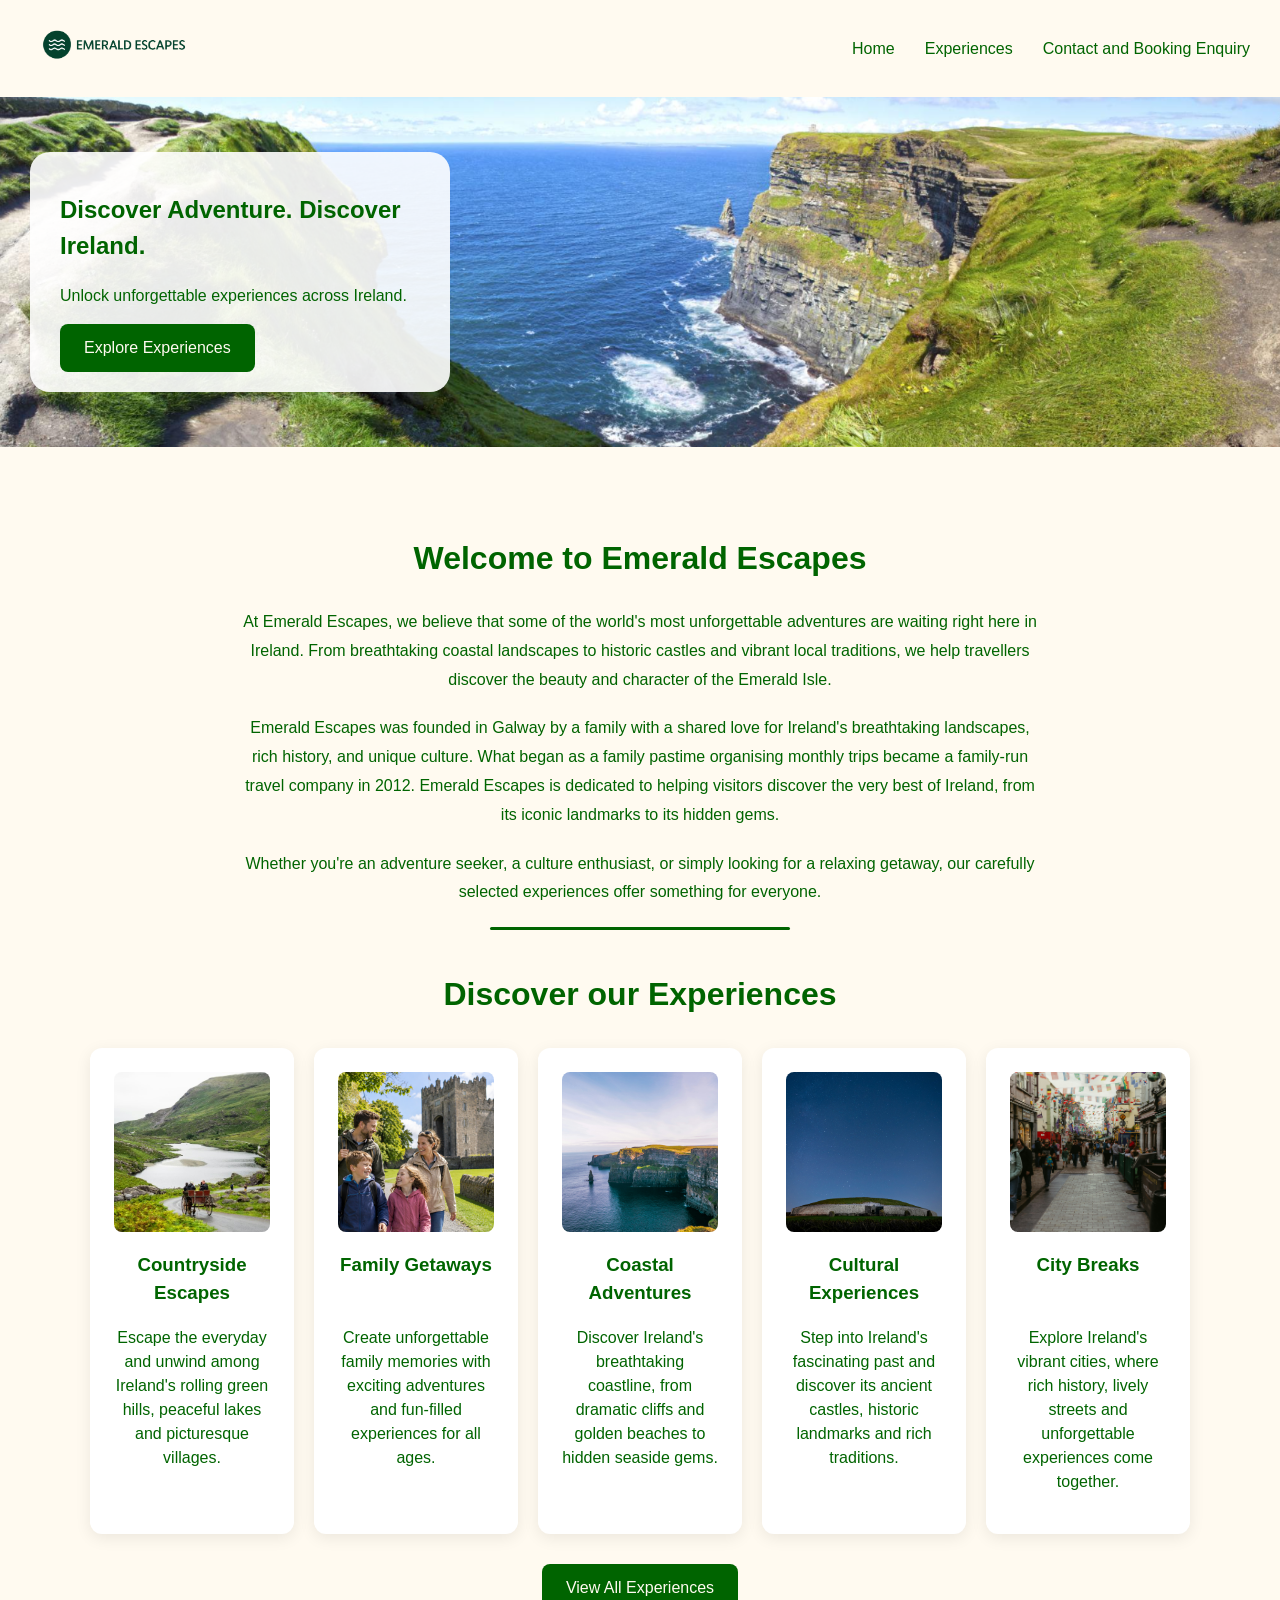
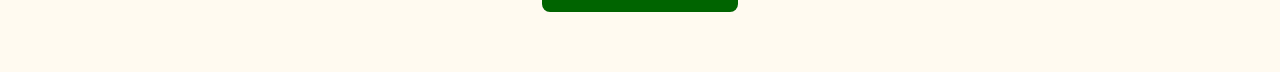
<file: index.html>
<!DOCTYPE html>
<html lang="en">
	<head>
		<meta charset="UTF-8">
		<meta name="viewport" content="width=device-width,initial-scale=1.0">
		<title>Home</title>
		<link rel="stylesheet" href="style/style.css"/>
	</head>
	<body>
		<header>
			<a href="index.html">
				<img src="images/logo.png" alt="Emerald Escapes Logo" class="logo"/> <!-- Logo Created by ChatGPT, Prompt: Could you give me some company names that I could choose from? And some sample logos? 29/10/2026 -->
			</a>
			<nav class="banner">
				<a href="index.html">Home</a>
				<a href="experiences/experiences.html">Experiences</a>
				<a href="enquiry/enquiry.html">Contact and Booking Enquiry</a>
			</nav>
		</header>
		<main>
			<section class="hero">
				<div class="hero-text"> <!--Code reference: https://www.w3schools.com/howto/howto_css_hero_image.asp-->
					<h1>Discover Adventure. Discover Ireland.</h1>
					<p>Unlock unforgettable experiences across Ireland.</p>
					<a href="experiences/experiences.html" class="button">Explore Experiences</a>
				</div>
			</section>
			<section class="welcome">
				<h2>Welcome to Emerald Escapes</h2>
				<p>At Emerald Escapes, we believe that some of the world's most unforgettable adventures are waiting right here in Ireland. From breathtaking coastal landscapes to historic castles and vibrant local traditions, we help travellers discover the beauty and character of the Emerald Isle.</p> <!-- Text generated using ChatGPT, Prompt: could you please write me a blurb for the homepage, introducing Emerald Escapes, its story and who it is targetted at. 29/10/2026-->
				<p>Emerald Escapes was founded in Galway by a family with a shared love for Ireland's breathtaking landscapes, rich history, and unique culture. What began as a family pastime organising monthly trips became a family-run travel company in 2012. Emerald Escapes is dedicated to helping visitors discover the very best of Ireland, from its iconic landmarks to its hidden gems.</p> <!-- Text generated using ChatGPT, Prompt: Can you generate a sentence or two about the story of the company please? 29/10/2026-->
				<p>Whether you're an adventure seeker, a culture enthusiast, or simply looking for a relaxing getaway, our carefully selected experiences offer something for everyone.</p> <!-- Text generated using ChatGPT, Prompt: could you please write me a blurb for the homepage, introducing Emerald Escapes, its story and who it is targetted at. 29/10/2026-->
				<hr class="divider"> <!--code reference: https://www.w3schools.com/tags/tag_hr.asp-->
			</section>
			<section class="overview">
				<h2>Discover our Experiences</h2>
				<div class="overview-cards">
					<div class="overview-card">
						<img src="images/countryside.jpg" alt="Irish Countryside, with green fields, a lake and people being transported in a horse and carriage."> <!--Image downloaded from Unsplash-->
						<h3>Countryside Escapes</h3>
						<p>Escape the everyday and unwind among Ireland's rolling green hills, peaceful lakes and picturesque villages.</p> <!--Text generated by ChatGPT. Prompt: Could you please write me 3 short desciptions for my experiences overviews, it will be for a coastal adventure, city break, family trips,countryside escapes and cultural experiences. 05/11/2026-->
					</div>
					<div class="overview-card">
						<img src="images/family.png" alt="Picture of a family walking in front of a stone castle while smiling."> <!--Image generated by ChatGPT. Prompt: Can you give me an image to represent each of the experiences.For the family one, I could prfer for there to be a family visible 05/11/2026-->
						<h3>Family Getaways</h3>
						<p>Create unforgettable family memories with exciting adventures and fun-filled experiences for all ages.</p> <!--Text generated by ChatGPT. Prompt: Could you please write me 3 short desciptions for my experiences overviews, it will be for a coastal adventure, city break, family trips,countryside escapes and cultural experiences. 05/11/2026-->
					</div>
					<div class="overview-card">
						<img src="images/coastal.jpg" alt="The Cliffs of Moher, with the blue sea meeting the beautiful cliffs."> <!--Image downloaded from Unsplash-->
						<h3>Coastal Adventures</h3>
						<p>Discover Ireland's breathtaking coastline, from dramatic cliffs and golden beaches to hidden seaside gems.</p> <!--Text generated by ChatGPT. Prompt: Could you please write me 3 short desciptions for my experiences overviews, it will be for a coastal adventure, city break, family trips,countryside escapes and cultural experiences. 05/11/2026-->
					</div>
					<div class="overview-card">
						<img src="images/cultural.jpg" alt="Newgrange at night, with many stars shining in the dark sky."> <!--Image downloaded from Unsplash-->
						<h3>Cultural Experiences</h3>
						<p>Step into Ireland's fascinating past and discover its ancient castles, historic landmarks and rich traditions.</p> <!--Text generated by ChatGPT. Prompt: Could you please write me 3 short desciptions for my experiences overviews, it will be for a coastal adventure, city break, family trips,countryside escapes and cultural experiences. 05/11/2026-->
					</div>
					<div class="overview-card">
						<img src="images/city.jpg" alt="Galway City Shop Street with people bustling along and flags hanging along the street."> <!--Image downloaded from Unsplash-->
						<h3>City Breaks</h3>
						<p>Explore Ireland's vibrant cities, where rich history, lively streets and unforgettable experiences come together.</p> <!--Text generated by ChatGPT. Prompt: Could you please write me 3 short desciptions for my experiences overviews, it will be for a coastal adventure, city break, family trips,countryside escapes and cultural experiences. 05/11/2026-->
					</div>
				</div>
				<a href="experiences/experiences.html" class="button">View All Experiences</a>
			</section>
		</main>
	</body>
</html>
</file>
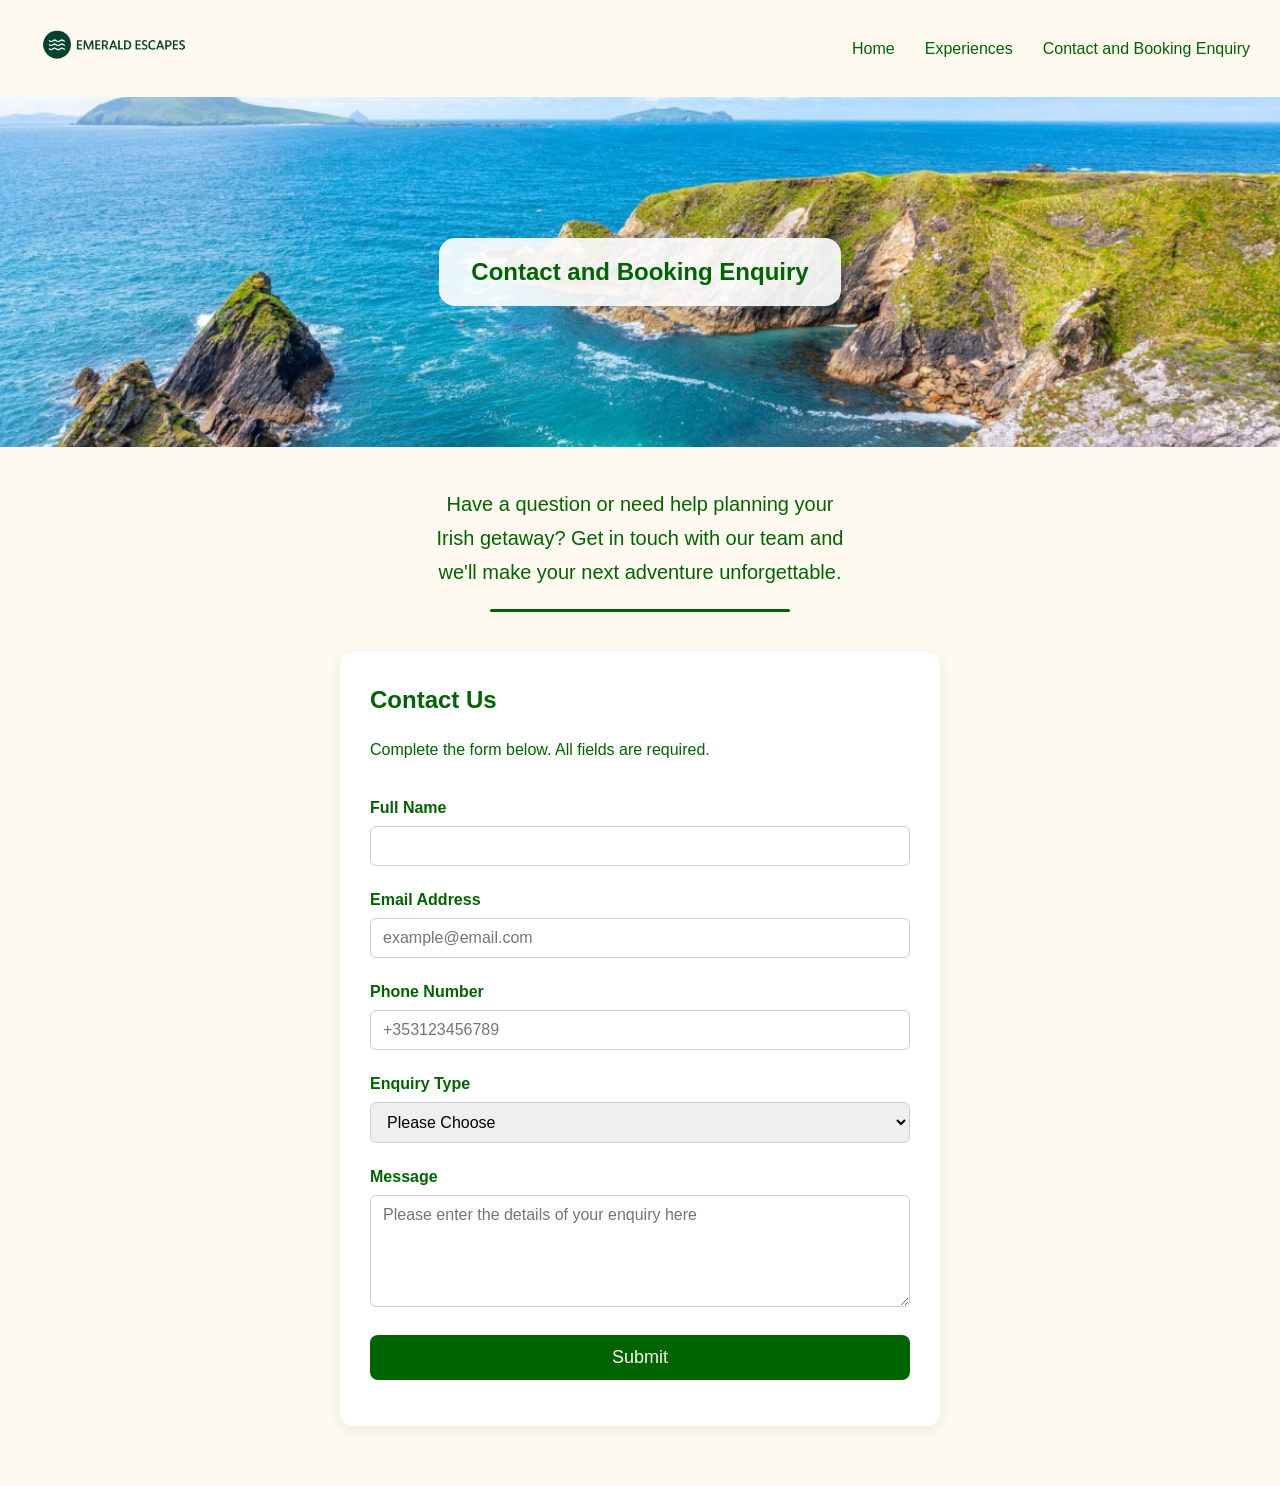
<file: enquiry/enquiry.html>
<!DOCTYPE html>
<html lang="en">
	<head>
		<meta charset="UTF-8">
		<meta name="viewport" content="width=device-width,initial-scale=1.0">
		<title>Enquiry</title>
		<link rel="stylesheet" href="../style/style.css"/>
		<script src="../JavaScript/enquiry.js" defer></script>
	</head>
	<body>
		<header>
			<a href="../index.html">
				<img src="../images/logo.png" alt="Emerald Escapes Logo" class="logo"/>
			</a>
            <nav class="banner">
				<a href="../index.html">Home</a>
                <a href="../experiences/experiences.html">Experiences</a>
                <a href="enquiry.html">Contact and Booking Enquiry</a>
            </nav>
        </header>
		<main class="enquiry">
			<section class="page-banner">
				<h1>Contact and Booking Enquiry</h1>
			</section>
			<section class="intro">
				<p>Have a question or need help planning your Irish getaway? Get in touch with our team and we'll make your next adventure unforgettable.</p> <!--Text generated using ChatGPT. Prompt: Currently above my contact form I have the text "If you are interested in embarking on an amazing Ireland adventure, please contact us." , I don't feel like this is great, coudl you give me a different line of text to put there? 04/11/2026-->
				<hr class="divider"> <!--code reference: https://www.w3schools.com/tags/tag_hr.asp-->
			</section>
			<section class="form">
				<h2>Contact Us</h2>
				<p>Complete the form below. All fields are required.</p>
					<form id="contactForm" novalidate>
					
						<label for="fullName">Full Name</label>
						<input type="text" id="fullName" name="fullName" autocomplete="name" required />
						<p id="nameError" class="error"></p> <!--code reference: https://www.w3schools.com/js/js_project_form_validation.asp-->
					
						<label for="email">Email Address</label>
						<input type="email" id="email" name="email" placeholder="example@email.com" autocomplete="email" required />
						<p id="emailError" class="error"></p>
					
						<label for="phone">Phone Number</label>
						<input type="tel" id="phone" name="phone" placeholder="+353123456789" autocomplete="tel" required />
						<p id="phoneError" class="error"></p>
						
						<label for="dropdown">Enquiry Type</label>
						<select id="dropdown" name="dropdown" required>
							<option value="">Please Choose</option>
							<option value="booking">Booking Enquiry</option>
							<option value="payment">Payment Enquiry</option>
							<option value="info">General Information</option>
							<option value="other">Other</option>
						</select>
						<p id="dropdownError" class="error"></p>
						
						<label for="message">Message</label>
						<textarea id="message" name="message" rows="5" placeholder="Please enter the details of your enquiry here" required></textarea>
						<p id="messageError" class="error"></p>
						
						<button class="button" id="submit" type="submit">Submit</button>
					</form>
					<p id="result"></p>
			</section>
		</main>
	</body>
</html>
</file>
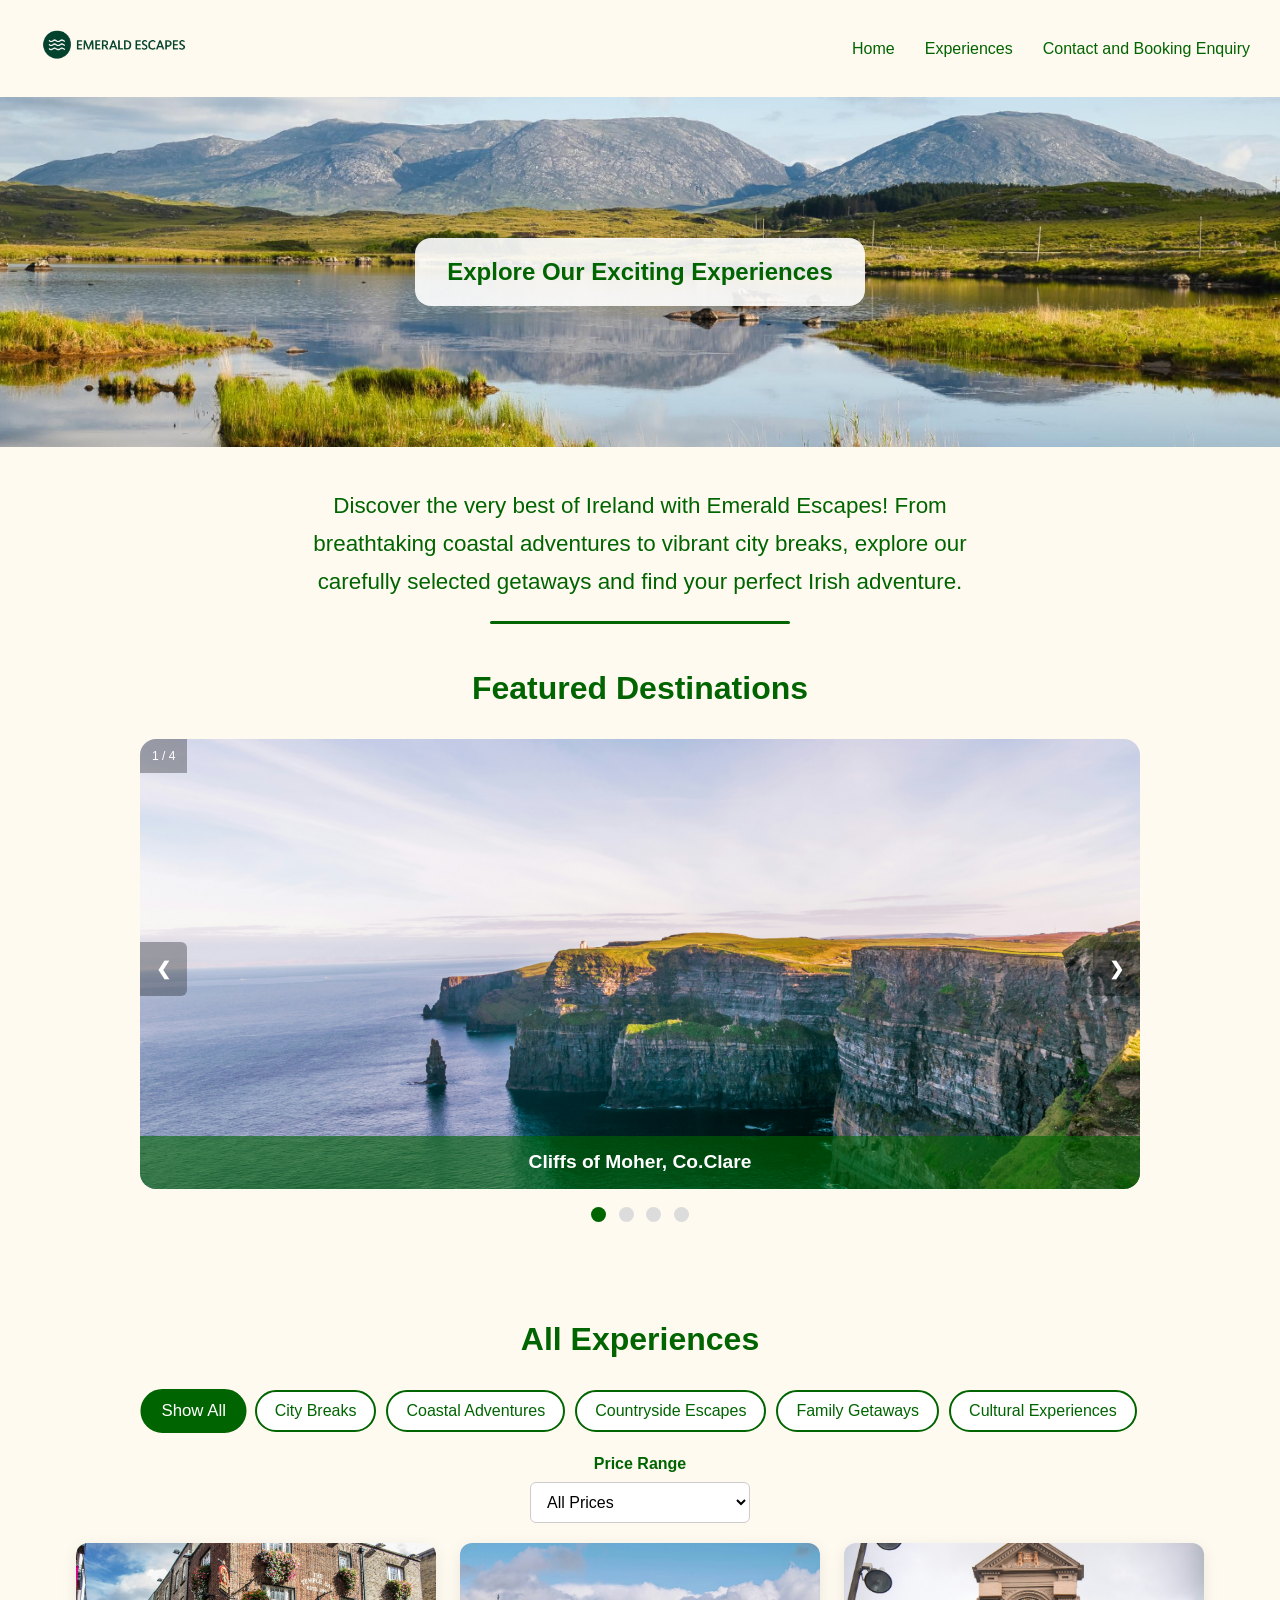
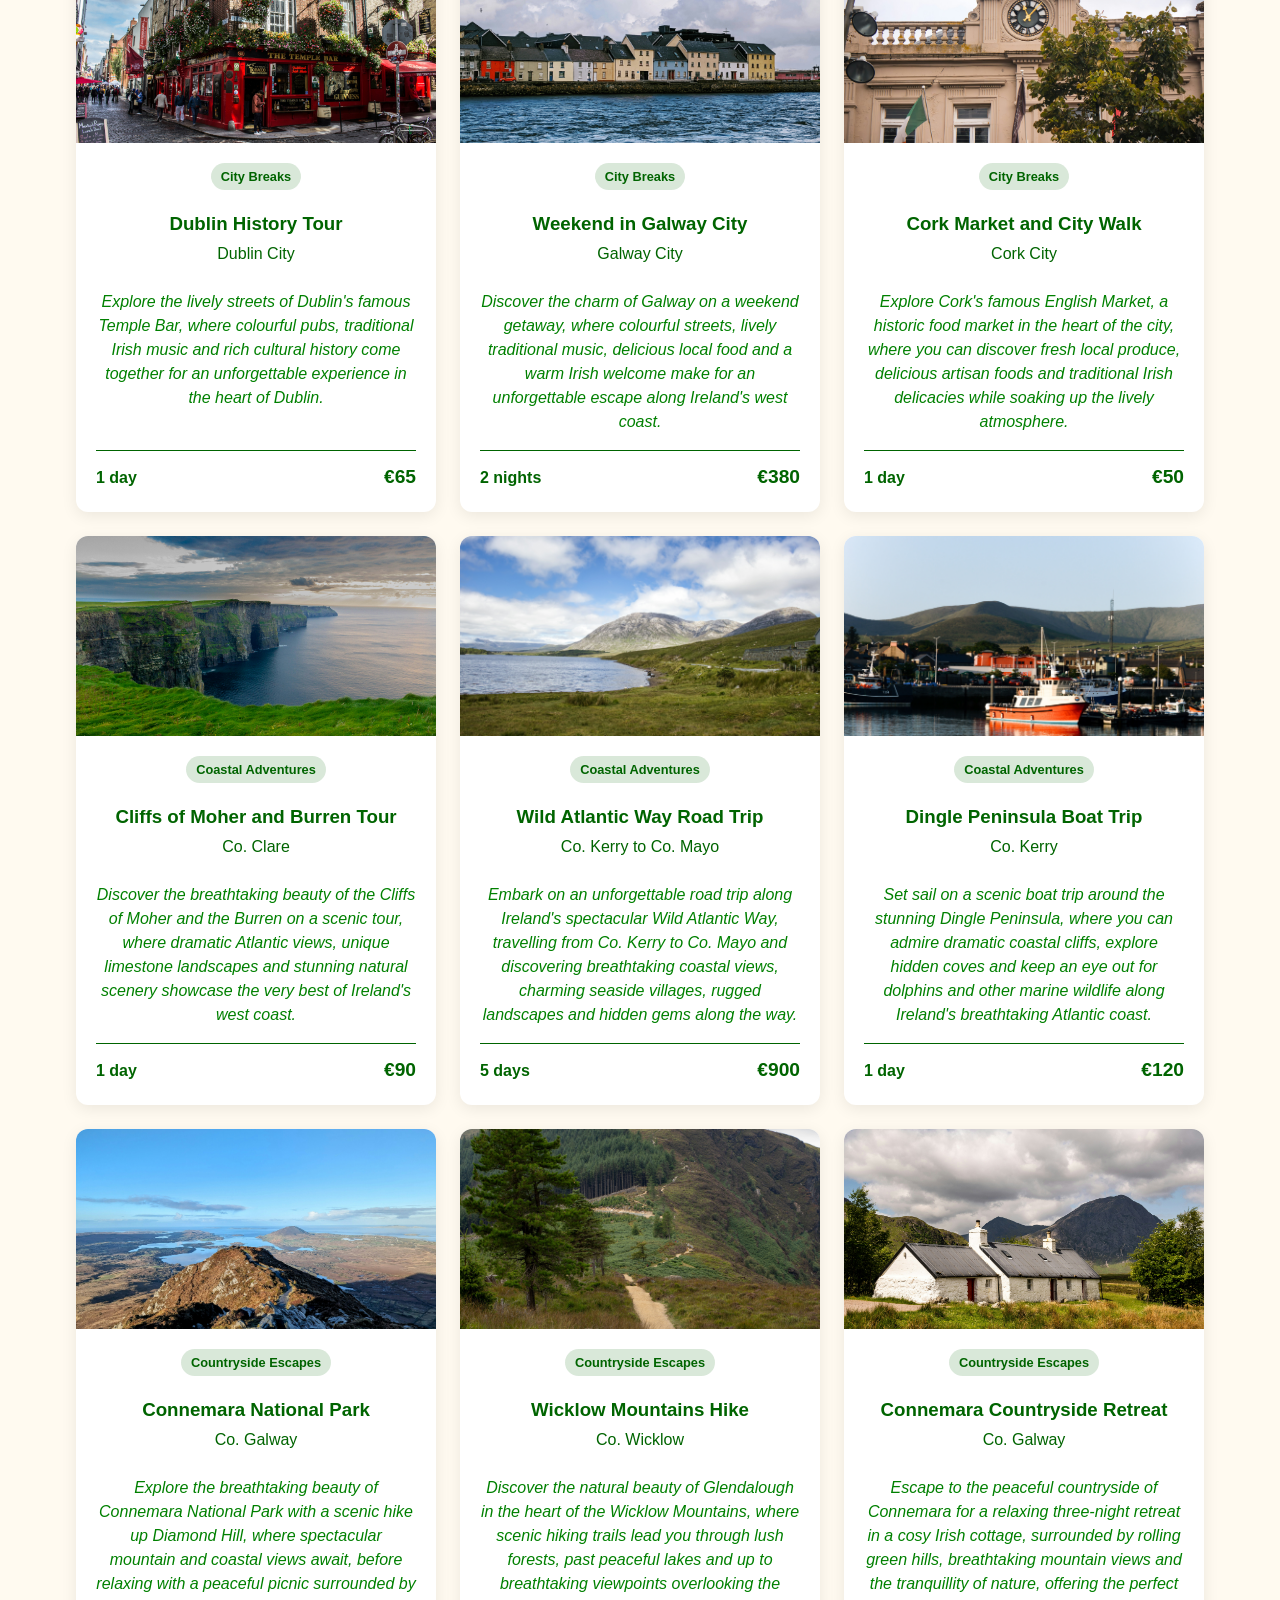
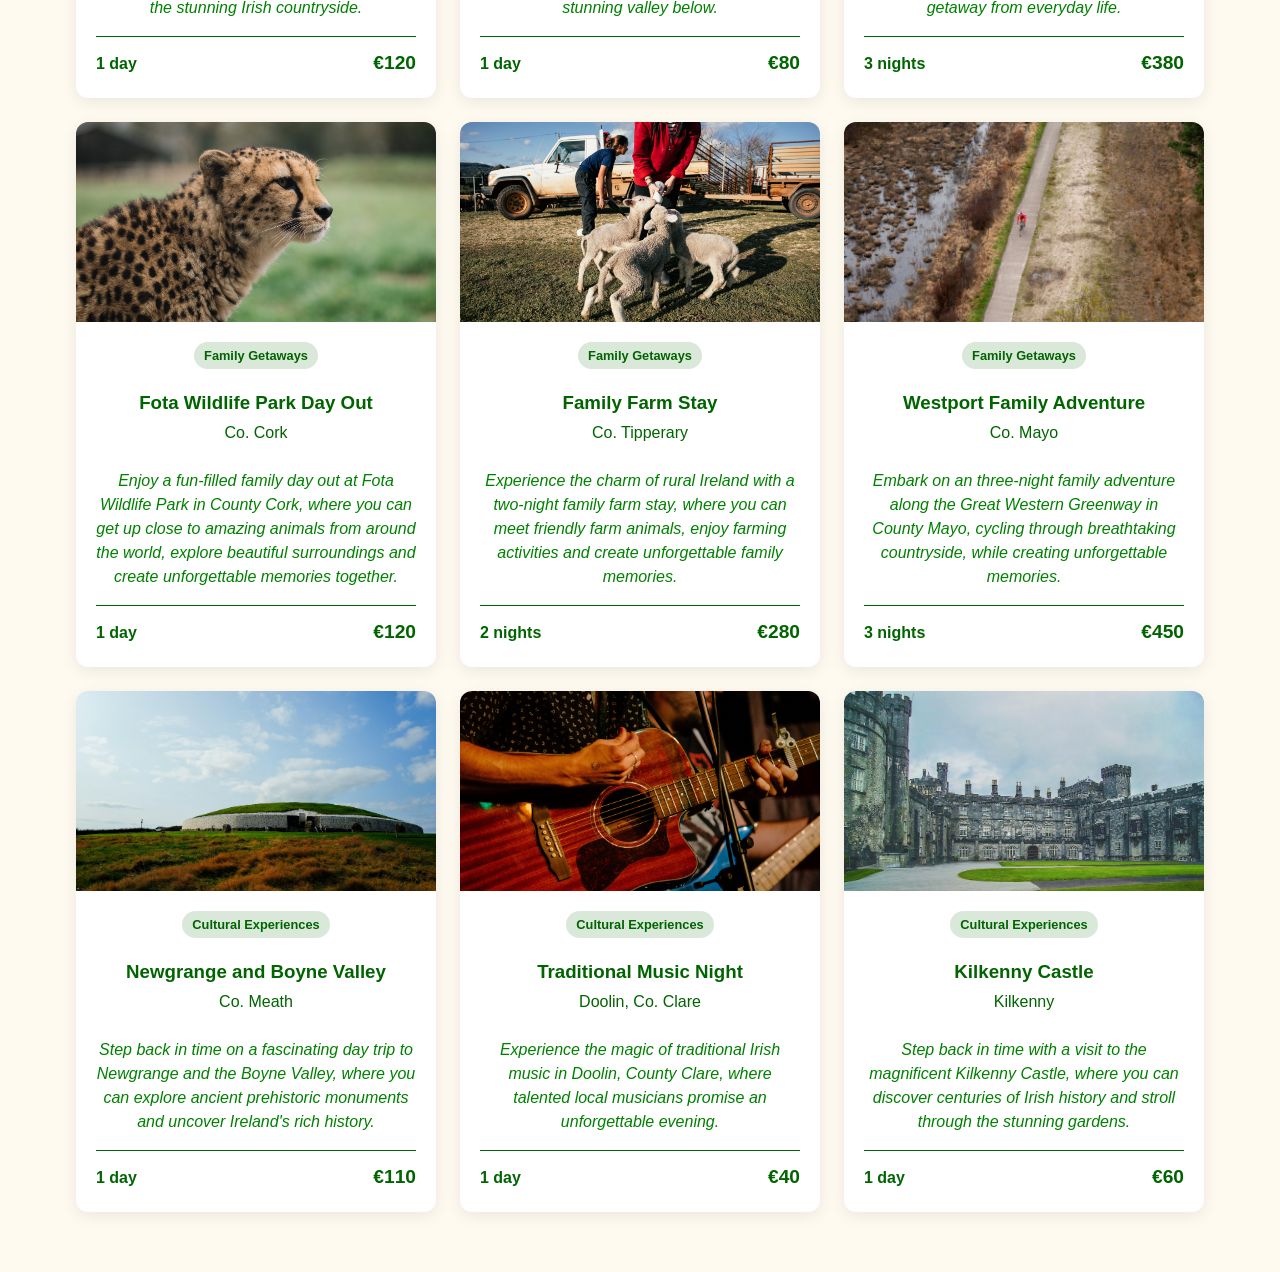
<file: experiences/experiences.html>
<!DOCTYPE html>
<html lang="en">
	<head>
		<meta charset="UTF-8">
		<meta name="viewport" content="width=device-width,initial-scale=1.0">
		<title>Experiences</title>
		<link rel="stylesheet" href="../style/style.css"/>
		<script src="../JavaScript/experiences.js" defer></script>
	</head>
	<body>
		<header>
			<a href="../index.html">
				<img src="../images/logo.png" alt="Emerald Escapes Logo" class="logo"/>
			</a>
            <nav class="banner">
				<a href="../index.html">Home</a>
                <a href="experiences.html">Experiences</a>
                <a href="../enquiry/enquiry.html">Contact and Booking Enquiry</a>
            </nav>
        </header>
		<main class="experiences">
			<section class="page-banner" id="experiences">
				<h1>Explore Our Exciting Experiences</h1>
			</section>
			<section class="intro">
				<p>Discover the very best of Ireland with Emerald Escapes! From breathtaking coastal adventures to vibrant city breaks, explore our carefully selected getaways and find your perfect Irish adventure.<!--Text generated by ChatGPT--></p>
				<hr class="divider">
			</section>
			<section class="featured">
				<h2>Featured Destinations</h2>
				<!-- code  for slideshow: https://www.w3schools.com/howto/howto_js_slideshow.asp -->
				<div class="slideshow-container">
					<div class="mySlides fade">
						<div class="numbertext">1 / 4</div>
						<img src="../images/coastal.jpg" alt="Cliffs of Moher meeting the Atlantic Ocean.">
						<div class="text">Cliffs of Moher, Co.Clare</div>
					</div>
					<div class="mySlides fade">
						<div class="numbertext">2 / 4</div>
						<img src="../images/connemara.jpg" alt="Connemara mountains reflected in a calm lake.">
						<div class="text">Connemara, Co.Galway</div>
					</div>
					<div class="mySlides fade">
						<div class="numbertext">3 / 4</div>
						<img src="../images/hapenny.jpg" alt="Ha'Penny Bridge over the River Liffey in Dublin">
						<div class="text">Dublin City</div>
					</div>
					<div class="mySlides fade">
						<div class="numbertext">4 / 4</div>
						<img src="../images/dingle.jpg" alt="The beautiful tranquil waters of the Dingle Peninsula">
						<div class="text">Dingle Peninsula, Co. Kerry</div>
					</div>
					<button class="prev" onclick="plusSlides(-1)" aria-label="Previous slide">&#10094;</button>
					<button class="next" onclick="plusSlides(1)" aria-label="Next slide">&#10095;</button>
				</div>
				<div class="dots">
					<span class="dot" onclick="currentSlide(1)"></span>
					<span class="dot" onclick="currentSlide(2)"></span>
					<span class="dot" onclick="currentSlide(3)"></span>
					<span class="dot" onclick="currentSlide(4)"></span>
				</div>
			</section>
			<!--code reference for filters: https://www.w3schools.com/howto/howto_js_filter_elements.asp -->
			<section class="filters">
				<h2>All Experiences</h2>
				<div id="myBtnContainer">
					<button class="btn active" onclick="filterSelection('all')">Show All</button>
					<button class="btn" onclick="filterSelection('city')">City Breaks</button>
					<button class="btn" onclick="filterSelection('coastal')">Coastal Adventures</button>
					<button class="btn" onclick="filterSelection('countryside')">Countryside Escapes</button>
					<button class="btn" onclick="filterSelection('family')">Family Getaways</button>
					<button class="btn" onclick="filterSelection('cultural')">Cultural Experiences</button>
				</div>
				<div class="filter">
					<label for="priceFilter">Price Range</label>  <!--code reference: hhttps://www.w3schools.com/tags/tag_label.asp -->
					<select id="priceFilter">
						<option value="all">All Prices</option>
						<option value="under100">Under €100</option>
						<option value="100to400">€100 to €400</option>
						<option value="over400">Over €400</option>
					</select>
				</div>
			</section>
			<section class="experience-cards">
				<div class="experience-card filterDiv city" data-price="65">
					<div class="card-image">
						<img src="../images/templebar.jpg" alt="Busy cobbled street in Dublin's Temple Bar">
						<a href="../enquiry/enquiry.html" class="overlay"><span class="overlay-text">Enquire Now</span></a>
					</div>
					<div class="card-information">
						<span class="tag">City Breaks</span>
						<h3>Dublin History Tour</h3>
						<p class="location">Dublin City</p>
						<p class="description">Explore the lively streets of Dublin's famous Temple Bar, where colourful pubs, traditional Irish music and rich cultural history come together for an unforgettable experience in the heart of Dublin.</p> <!-- text generated by ChatGPT -->
						<div class="card-details">
							<span>1 day</span>
							<span class="price">€65</span>
						</div>
					</div>
				</div>
				<div class="experience-card filterDiv city" data-price="380">
					<div class="card-image">
						<img src="../images/longwalk.jpg" alt="The colourful houses of the beautiful long walk in Galway">
						<a href="../enquiry/enquiry.html" class="overlay"><span class="overlay-text">Enquire Now</span></a>
					</div>
					<div class="card-information">
						<span class="tag">City Breaks</span>
						<h3>Weekend in Galway City</h3>
						<p class="location">Galway City</p>
						<p class="description">Discover the charm of Galway on a weekend getaway, where colourful streets, lively traditional music, delicious local food and a warm Irish welcome make for an unforgettable escape along Ireland's west coast.</p> <!-- text generated by ChatGPT -->
						<div class="card-details">
							<span>2 nights</span>
							<span class="price">€380</span>
						</div>
					</div>
				</div>
				<div class="experience-card filterDiv city" data-price="50">
					<div class="card-image">
						<img src="../images/englishmarket.jpg" alt="Entrance to the famous English Market in Cork, with clock tower and Irish flag">
						<a href="../enquiry/enquiry.html" class="overlay"><span class="overlay-text">Enquire Now</span></a>
					</div>
					<div class="card-information">
						<span class="tag">City Breaks</span>
						<h3>Cork Market and City Walk</h3>
						<p class="location">Cork City</p>
						<p class="description">Explore Cork's famous English Market, a historic food market in the heart of the city, where you can discover fresh local produce, delicious artisan foods and traditional Irish delicacies while soaking up the lively atmosphere.</p> <!-- text generated by ChatGPT -->
						<div class="card-details">
							<span>1 day</span>
							<span class="price">€50</span>
						</div>
					</div>
				</div>
				<div class="experience-card filterDiv coastal" data-price="90">
					<div class="card-image">
						<img src="../images/moher.jpg" alt="The beautiful Cliffs of Moher on a windy day, where the cliffs meet the dark ocean">
						<a href="../enquiry/enquiry.html" class="overlay"><span class="overlay-text">Enquire Now</span></a>
					</div>
					<div class="card-information">
						<span class="tag">Coastal Adventures</span>
						<h3>Cliffs of Moher and Burren Tour</h3>
						<p class="location">Co. Clare</p>
						<p class="description">Discover the breathtaking beauty of the Cliffs of Moher and the Burren on a scenic tour, where dramatic Atlantic views, unique limestone landscapes and stunning natural scenery showcase the very best of Ireland's west coast.</p> <!-- text generated by ChatGPT -->
						<div class="card-details">
							<span>1 day</span>
							<span class="price">€90</span>
						</div>
					</div>
				</div>
				<div class="experience-card filterDiv coastal" data-price="900">
					<div class="card-image">
						<img src="../images/atlantic.jpg" alt="Winding roads of the Wild Altantic Way, along the sea with mountains in the distance">
						<a href="../enquiry/enquiry.html" class="overlay"><span class="overlay-text">Enquire Now</span></a>
					</div>
					<div class="card-information">
						<span class="tag">Coastal Adventures</span>
						<h3>Wild Atlantic Way Road Trip</h3>
						<p class="location">Co. Kerry to Co. Mayo</p>
						<p class="description">Embark on an unforgettable road trip along Ireland's spectacular Wild Atlantic Way, travelling from Co. Kerry to Co. Mayo and discovering breathtaking coastal views, charming seaside villages, rugged landscapes and hidden gems along the way.</p> <!-- text generated by ChatGPT -->
						<div class="card-details">
							<span>5 days</span>
							<span class="price">€900</span>
						</div>
					</div>
				</div>
				<div class="experience-card filterDiv coastal" data-price="120">
					<div class="card-image">
						<img src="../images/dingleboat.jpg" alt="Boat in Dingle Harbour, surrounded by multiple other boats and with green hills in the background">
						<a href="../enquiry/enquiry.html" class="overlay"><span class="overlay-text">Enquire Now</span></a>
					</div>
					<div class="card-information">
						<span class="tag">Coastal Adventures</span>
						<h3>Dingle Peninsula Boat Trip</h3>
						<p class="location">Co. Kerry</p>
						<p class="description">Set sail on a scenic boat trip around the stunning Dingle Peninsula, where you can admire dramatic coastal cliffs, explore hidden coves and keep an eye out for dolphins and other marine wildlife along Ireland's breathtaking Atlantic coast.</p> <!-- text generated by ChatGPT -->
						<div class="card-details">
							<span>1 day</span>
							<span class="price">€120</span>
						</div>
					</div>
				</div>
				<div class="experience-card filterDiv countryside" data-price="120">
					<div class="card-image">
						<img src="../images/nationalpark.jpg" alt="View from the top of Diamond Hill, the mountain at the center of Connemara National Park, overlooking fields and the sea">
						<a href="../enquiry/enquiry.html" class="overlay"><span class="overlay-text">Enquire Now</span></a>
					</div>
					<div class="card-information">
						<span class="tag">Countryside Escapes</span>
						<h3>Connemara National Park</h3>
						<p class="location">Co. Galway</p>
						<p class="description">Explore the breathtaking beauty of Connemara National Park with a scenic hike up Diamond Hill, where spectacular mountain and coastal views await, before relaxing with a peaceful picnic surrounded by the stunning Irish countryside.</p> <!-- text generated by ChatGPT -->
						<div class="card-details">
							<span>1 day</span>
							<span class="price">€120</span>
						</div>
					</div>
				</div>
				<div class="experience-card filterDiv countryside" data-price="80">
					<div class="card-image">
						<img src="../images/glendalough.jpg" alt="Walking trail at Glendalough, featuring a dirt path going uphill beside a forest">
						<a href="../enquiry/enquiry.html" class="overlay"><span class="overlay-text">Enquire Now</span></a>
					</div>
					<div class="card-information">
						<span class="tag">Countryside Escapes</span>
						<h3>Wicklow Mountains Hike</h3>
						<p class="location">Co. Wicklow</p>
						<p class="description">Discover the natural beauty of Glendalough in the heart of the Wicklow Mountains, where scenic hiking trails lead you through lush forests, past peaceful lakes and up to breathtaking viewpoints overlooking the stunning valley below.</p> <!-- text generated by ChatGPT -->
						<div class="card-details">
							<span>1 day</span>
							<span class="price">€80</span>
						</div>
					</div>
				</div>
				<div class="experience-card filterDiv countryside" data-price="380">
					<div class="card-image">
						<img src="../images/cottage.jpg" alt="Gorgeous white cottage in Connemara, surrounded by green fields and mountains">
						<a href="../enquiry/enquiry.html" class="overlay"><span class="overlay-text">Enquire Now</span></a>
					</div>
					<div class="card-information">
						<span class="tag">Countryside Escapes</span>
						<h3>Connemara Countryside Retreat</h3>
						<p class="location">Co. Galway</p>
						<p class="description">Escape to the peaceful countryside of Connemara for a relaxing three-night retreat in a cosy Irish cottage, surrounded by rolling green hills, breathtaking mountain views and the tranquillity of nature, offering the perfect getaway from everyday life.</p> <!-- text generated by ChatGPT -->
						<div class="card-details">
							<span>3 nights</span>
							<span class="price">€380</span>
						</div>
					</div>
				</div>
				<div class="experience-card filterDiv family" data-price="120">
					<div class="card-image">
						<img src="../images/fota.jpg" alt="A leopard in Fota Wildlife Park, with grass in the background">
						<a href="../enquiry/enquiry.html" class="overlay"><span class="overlay-text">Enquire Now</span></a>
					</div>
					<div class="card-information">
						<span class="tag">Family Getaways</span>
						<h3>Fota Wildlife Park Day Out</h3>
						<p class="location">Co. Cork</p>
						<p class="description">Enjoy a fun-filled family day out at Fota Wildlife Park in County Cork, where you can get up close to amazing animals from around the world, explore beautiful surroundings and create unforgettable memories together.</p> <!-- text generated by ChatGPT -->
						<div class="card-details">
							<span>1 day</span>
							<span class="price">€120</span>
						</div>
					</div>
				</div>
				<div class="experience-card filterDiv family" data-price="280">
					<div class="card-image">
						<img src="../images/lamb.jpg" alt="A woman hand feeding three lambs with a bottle, with a truck and another person in the background">
						<a href="../enquiry/enquiry.html" class="overlay"><span class="overlay-text">Enquire Now</span></a>
					</div>
					<div class="card-information">
						<span class="tag">Family Getaways</span>
						<h3>Family Farm Stay</h3>
						<p class="location">Co. Tipperary</p>
						<p class="description">Experience the charm of rural Ireland with a two-night family farm stay, where you can meet friendly farm animals, enjoy farming activities and create unforgettable family memories.</p> <!-- text generated by ChatGPT -->
						<div class="card-details">
							<span>2 nights</span>
							<span class="price">€280</span>
						</div>
					</div>
				</div>
				<div class="experience-card filterDiv family" data-price="450">
					<div class="card-image">
						<img src="../images/cycle.jpg" alt="A person cycling along a path of the Great Western Greenway, with bogland on either side">
						<a href="../enquiry/enquiry.html" class="overlay"><span class="overlay-text">Enquire Now</span></a>
					</div>
					<div class="card-information">
						<span class="tag">Family Getaways</span>
						<h3>Westport Family Adventure</h3>
						<p class="location">Co. Mayo</p>
						<p class="description">Embark on an three-night family adventure along the Great Western Greenway in County Mayo, cycling through breathtaking countryside, while creating unforgettable memories.</p> <!-- text generated by ChatGPT -->
						<div class="card-details">
							<span>3 nights</span>
							<span class="price">€450</span>
						</div>
					</div>
				</div>
				<div class="experience-card filterDiv cultural" data-price="110">
					<div class="card-image">
						<img src="../images/newgrange.jpg" alt="Newgrange during the day, with green grass all around and blue skys with some clouds">
						<a href="../enquiry/enquiry.html" class="overlay"><span class="overlay-text">Enquire Now</span></a>
					</div>
					<div class="card-information">
						<span class="tag">Cultural Experiences</span>
						<h3>Newgrange and Boyne Valley</h3>
						<p class="location">Co. Meath</p>
						<p class="description">Step back in time on a fascinating day trip to Newgrange and the Boyne Valley, where you can explore ancient prehistoric monuments and uncover Ireland's rich history.</p> <!-- text generated by ChatGPT -->
						<div class="card-details">
							<span>1 day</span>
							<span class="price">€110</span>
						</div>
					</div>
				</div>
				<div class="experience-card filterDiv cultural" data-price="40">
					<div class="card-image">
						<img src="../images/guitar.jpg" alt="Person playing the guitar, with another person in the background">
						<a href="../enquiry/enquiry.html" class="overlay"><span class="overlay-text">Enquire Now</span></a>
					</div>
					<div class="card-information">
						<span class="tag">Cultural Experiences</span>
						<h3>Traditional Music Night</h3>
						<p class="location">Doolin, Co. Clare</p>
						<p class="description">Experience the magic of traditional Irish music in Doolin, County Clare, where talented local musicians promise an unforgettable evening.</p> <!-- text generated by ChatGPT -->
						<div class="card-details">
							<span>1 day</span>
							<span class="price">€40</span>
						</div>
					</div>
				</div>
				<div class="experience-card filterDiv cultural" data-price="60">
					<div class="card-image">
						<img src="../images/kilkenny.jpg" alt="Kilkenny Castle with green grass infront and grey clouds behind">
						<a href="../enquiry/enquiry.html" class="overlay"><span class="overlay-text">Enquire Now</span></a>
					</div>
					<div class="card-information">
						<span class="tag">Cultural Experiences</span>
						<h3>Kilkenny Castle</h3>
						<p class="location">Kilkenny</p>
						<p class="description">Step back in time with a visit to the magnificent Kilkenny Castle, where you can discover centuries of Irish history and stroll through the stunning gardens.</p> <!-- text generated by ChatGPT -->
						<div class="card-details">
							<span>1 day</span>
							<span class="price">€60</span>
						</div>
					</div>
				</div>
			</section>
		</main>
	</body>
</html>
</file>
<file: style/style.css>
* {
	box-sizing: border-box;
}
body{
	margin: 0px;
	font-family: Helvetica;
	color: #006400;
	background: FloralWhite;	/* code reference: https://www.w3schools.com/colors/colors_names.asp */
	line-height: 1.5;
}
header {
	display: flex;
	justify-content: space-between;
	align-items: center;
	background-color: FloralWhite; /* code reference: https://www.w3schools.com/colors/colors_names.asp */
	padding: 15px 30px;
}
.logo {
	max-width: 180px;
	height: auto;
}
nav {
	display: flex;
	gap: 30px;
}
.banner a {
	color: #006400; /* code reference: https://www.w3schools.com/colors/colors_names.asp */
	text-decoration: none;
}
/* Homepage */
.hero{
	background-image: url("../images/banner.png"); /* code reference: https://www.w3schools.com/css/css_background_image.asp and https://www.w3schools.com/howto/howto_css_hero_image.asp */ /* Banner Image provided by ChatGPT, Prompt: Could you also give me some examples of irish landscapes for my hero banner 29/10/2026 */
	background-size: cover;
	background-position: center;
	min-height: 350px;
	display: flex;
	flex-direction: column;
	justify-content: center;
	align-items: flex-start;
	padding: 10px 30px;
	position:relative;
}
.hero-text{
	background-color: rgba(255,255,255,0.9); /* code reference: https://www.w3schools.com/colors/colors_rgb.asp */
	padding: 20px 30px;
	border-radius:20px;
	max-width: 420px;
}
.welcome{
	text-align: center;
	padding: 60px 40px 0;
}
.welcome h2{
	font-size: 2rem; /* code reference: https://www.w3schools.com/css/css_font_size.asp */
}
.welcome p{
	max-width: 800px;
	margin: 20px auto;
	line-height: 1.8;
}
.button{
	display: inline-block;
	cursor: pointer;
	background-color: DarkGreen;
	color: FloralWhite;
	padding: 12px 24px;
	text-decoration: none;
	border-radius: 8px; /* code reference: https://www.w3schools.com/css/css3_buttons.asp */
	transition-duration: 0.4s; /* code reference: https://www.w3schools.com/css/css3_buttons_hover.asp */
}
.button:hover{
	background-color: #4CAF50; /* code reference: https://www.w3schools.com/css/css3_buttons_hover.asp */
	color: white;
}
.overview h2{
	font-size: 2rem;
}
.overview{
	text-align: center;
	padding: 0px 40px 60px;
}
.overview-cards{
	display: flex;
	flex-wrap: wrap;
	justify-content: center;
	gap: 20px;
	max-width: 1100px;
	margin: 30px auto;
}
.overview-card{
	background-color: white;
	padding: 24px;
	border-radius: 12px;
	box-shadow: 0 4px 16px rgba(0,0,0,0.08); /* code reference: https://www.w3schools.com/css/css3_shadows_box.asp */
	flex: 1 1 200px; /*code reference: https://www.w3schools.com/css/css3_flexbox_items.asp */
	max-width: 260px;
}
.overview-card h3{
	margin-top: 0;
	min-height: 3em;
}
.overview-card img{
	width: 100%;
	height: 160px;
	object-fit: cover; /* code reference: https://www.w3schools.com/css/css3_object-fit.asp */
	border-radius: 8px;
	margin-bottom: 12px;
}
/*Experience and Enquiry Page Banners */
.page-banner{
	background-image: url("../images/banner2.png"); /* Banner Image provided by ChatGPT, Prompt: Can you provide more pictures of irish landscapes please? 03/11/2026 */
	background-size: cover;
	background-position: center;
	min-height: 350px;
	display: flex;
	align-items: center;
	justify-content: center;
	padding: 10px 30px;
	position:relative; /* code reference: https://www.w3schools.com/css/css_position.asp */
}
.page-banner h1{
	background-color: rgba(255,255,255,0.9); /* code reference: https://www.w3schools.com/colors/colors_rgb.asp */
	padding: 16px 32px;
	border-radius: 16px;
	margin: 0;
	text-align: center;
}
#experiences{
	background-image: url("../images/banner3.png"); /* Banner Image provided by ChatGPT, Prompt: Can you provide more pictures of irish landscapes please? 03/11/2026 */
}
/* Experiences */ 
main.experiences h2{
	text-align: center;
	font-size: 2rem;
}
main.experiences .intro p{
	text-align: center;
	font-size: 1.40rem;
	line-height: 1.7;
	margin: 40px auto 20px;
	max-width: 700px;
	text-wrap: balance;
	padding: 0 20px;
}
.featured{
	padding: 0 20px 40px;
}
.slideshow-container{ /* code reference: https://www.w3schools.com/howto/howto_js_slideshow.asp */
	max-width: 1000px;
	position: relative;
	margin: auto;
	border-radius: 16px;
	overflow: hidden; /* code reference: https://www.w3schools.com/css/css_overflow.asp */
}
.mySlides{
	display:none;
}
.mySlides img{
	display: block;
	width: 100%;
	height: 450px;
	object-fit: cover; /* code reference: https://www.w3schools.com/css/css3_object-fit.asp */
}
.prev, .next{ /* code reference: https://www.w3schools.com/howto/howto_js_slideshow.asp */
	cursor: pointer;
	position: absolute;
	top: 50%;
	margin-top: -22px;
	padding: 16px;
	color: white;
	font-weight: bold;
	font-size: 18px;
	background-color: rgba(0,0,0,0.3); /* code reference: https://www.w3schools.com/colors/colors_rgb.asp */
	border: none;
	transition: 0.6s ease;
	user-select: none;
}
.prev{ /* code reference: https://www.w3schools.com/howto/howto_js_slideshow.asp */
	left: 0;
	border-radius: 0 6px 6px 0;
}
.next{ /* code reference: https://www.w3schools.com/howto/howto_js_slideshow.asp */
	right: 0;
	border-radius: 6px 0 0 6px;
}
.prev:hover, .next:hover{ /* code reference: https://www.w3schools.com/howto/howto_js_slideshow.asp */
	background-color: rgba(0,0,0,0.8);
}
.slideshow-container .text{ /* code reference: https://www.w3schools.com/howto/howto_js_slideshow.asp and https://www.w3schools.com/css/css_positioning_fixed_absolute.asp */
	color: white;
	font-size: 1.2rem;
	font-weight: bold;
	padding: 12px;
	position: absolute;
	bottom: 0;
	width: 100%;
	text-align: center;
	background-color: rgba(0,100,0,0.6); /* code reference: https://www.w3schools.com/colors/colors_rgb.asp */
}
.numbertext{ /* code reference: https://www.w3schools.com/howto/howto_js_slideshow.asp */
	color: white;
	font-size: 12px;
	padding: 8px 12px;
	position: absolute;
	top: 0;
	background-color: rgba(0,0,0,0.3); /* code reference: https://www.w3schools.com/colors/colors_rgb.asp */
}
.dots{
	text-align: center;
	margin-top: 16px;
}
.dot{ /* code reference: https://www.w3schools.com/howto/howto_js_slideshow.asp */
	cursor: pointer;
	height: 15px;
	width: 15px;
	margin: 0 4px;
	background-color: #DCDCDC; /* code reference: https://www.w3schools.com/colors/colors_names.asp */
	border-radius: 50%;
	display: inline-block;
	transition: background-color 0.6s ease; /* code reference: https://www.w3schools.com/css/css3_transitions.asp */
}
.dot.active, .dot:hover{ /* code reference: https://www.w3schools.com/howto/howto_js_slideshow.asp */
	background-color: DarkGreen;
}
.fade{ /* code reference: https://www.w3schools.com/howto/howto_js_slideshow.asp */
	animation-name:fade;
	animation-duration: 1.5s;
}
@keyframes fade{ /* code reference: https://www.w3schools.com/howto/howto_js_slideshow.asp */
	from{opacity: 0.4}
	to{opacity: 1}
}
/*code reference for the filter elements: https://www.w3schools.com/howto/howto_js_filter_elements.asp */
.filters{
	padding: 20px;
	text-align: center;
}
#myBtnContainer{
	display: flex;
	flex-wrap: wrap;
	justify-content: center;
	gap: 10px;
	margin-bottom: 20px;
}
.btn{
	font-family: inherit;
	font-size: 16px;
	padding: 10px 18px;
	border: 2px solid DarkGreen;
	border-radius: 30px;
	background-color: white;
	color: DarkGreen;
	cursor: pointer;
	transition: background-color 0.3s, color 0.3s, transform 0.3s; /* code reference: https://www.w3schools.com/css/css3_transitions_timing.asp */
}
.btn:hover{
	background-color: rgba(0,100,0,0.1);
	transform: translateY(-2px); /* code reference: https://www.w3schools.com/css/css3_2dtransforms.asp */
}
.btn.active{
	background-color: DarkGreen;
	color: white;
	transform: scale(1.05); /* code reference: https://www.w3schools.com/css/css3_2dtransforms.asp */
}
.filter{
	display: inline-flex;
	flex-direction: column;
	text-align: left;
}
.filter label{
	font-weight: bold;
	margin-bottom: 6px;
	align-self: center;
}
.filter select{
	font-family: inherit;
	font-size: 16px;
	padding: 10px 12px;
	border: 1px solid #ccc; /* code reference: https://www.w3schools.com/css/tryit.asp?filename=trycss_forms */
	border-radius: 6px;
	background-color: white;
	min-width: 220px;
}
.filter select:focus{ /* code reference: https://www.w3schools.com/css/css_form_focus.asp */
	outline: none;
	border-color: DarkGreen;
	box-shadow: 0 0 0 3px rgba(0, 100, 0, 0.15);
}
.experience-cards{
	display: flex;
	flex-wrap: wrap;
	justify-content: center;
	gap: 24px;
	max-width: 1200px;
	margin: 0 auto;
	padding: 0 20px 60px;
}
.experience-card{
	background-color: white;
	border-radius: 12px;
	box-shadow: 0 4px 16px rgba(0,0,0,0.08);
	overflow: hidden;
	flex: 1 1 300px;
	flex-direction: column;
	max-width: 360px;
	transition: transform 0.3s, box-shadow 0.3s; /* code reference: https://www.w3schools.com/css/css3_transitions.asp */
}
.filterDiv{
	display: none;
}
.filterDiv.show{
	display: flex;
}
.experience-card:hover{
	transform: translateY(-6px);
	box-shadow: 0 10px 24px rgba(0,0,0,0.15);
}
/*code reference for overlay fade: https://www.w3schools.com/howto/howto_css_image_overlay.asp */
.card-image{
	position: relative;
}
.card-image img{
	display: block;
	width: 100%;
	height: 200px;
	object-fit: cover;
}
.overlay{
	position: absolute;
	top: 0;
	left: 0;
	width: 100%;
	height: 100%;
	background-color: rgba(0,0,0,0.45);
	opacity: 0;
	transition: 0.5s ease;
	text-decoration: none;
}
.card-image:hover .overlay{
	opacity:1;
}
.overlay-text{ 
	color: white;
	font-size: 0.94rem;
	font-weight: bold;
	position: absolute;
	top: 50%;
	left: 50%;
	transform: translate(-50%,-50%);
	text-align: center;
	border: 2px solid white;
	border-radius: 8px;
	padding: 8px 16px;
}
.overlay:focus{
	opacity: 1;
}
.card-information{
	padding: 20px;
	display: flex;
	flex-direction: column;
	flex-grow: 1;
}
.tag{
	align-self: center;
	background-color: rgba(0, 100, 0, 0.15);
	color: DarkGreen;
	font-size: 0.8rem;
	font-weight: bold;
	padding: 4px 10px;
	border-radius: 20px;
}
.card-information h3{
	margin: 20px 0 4px 0;
	text-align: center;
}
.location{
	margin: 0 0 8px;
	font-size: 1rem;
	text-align: center;
}
.description{
	font-style: italic;
	color: Green;
	font-size: 1rem;
	text-align: center;
}
.card-details{
	display: flex;
	justify-content: space-between;
	align-items: center;
	margin-top: auto;
	padding-top: 12px;
	border-top: 1px solid;
	font-weight: bold;
}
.price{
	font-size: 1.2rem;
}
/* Enquiry */
main.enquiry .intro{
	text-align: center;
	font-size: 1.25rem;
	line-height: 1.7;
	margin: 40px auto 20px;
	max-width: 600px;
	text-wrap: balance;
	padding: 0 20px;
}
.divider{
	width: 100%;
	max-width: 300px;
	height: 3px;
	background-color: DarkGreen;
	border: none;
	border-radius: 2px;
	margin: 0 auto 40px;
}
main.enquiry label{
	display: block;
	margin-top: 18px;
	margin-bottom: 6px;
	font-weight: bold;
}
main.enquiry .form{
	background-color: white;
	padding: 30px;
	border-radius: 12px;
	box-shadow: 0 4px 16px rgba(0,0,0,0.08);
	max-width: 600px;
	margin: 0 auto 60px;
}
main.enquiry form{
	display: flex;
	flex-direction: column;
}
main.enquiry .form h2{
	margin-top: 0;
}
main.enquiry input, main.enquiry select, main.enquiry textarea{
	width: 100%;
	font-family: inherit;
	font-size: 16px;
	padding: 10px 12px;
	border: 1px solid #ccc; /* code reference: https://www.w3schools.com/css/tryit.asp?filename=trycss_forms */
	border-radius: 6px;
}
main.enquiry input:focus, main.enquiry select:focus, main.enquiry textarea:focus{ /* code reference: https://www.w3schools.com/css/css_form_focus.asp */
	outline: none;
	border-color: DarkGreen;
	box-shadow: 0 0 0 3px rgba(0, 100, 0, 0.15); 
}
main.enquiry button{
	margin-top: 24px;
	font-family: inherit;
	font-size: 18px;
	border: none;
	cursor: pointer;
}
main.enquiry .error{ /* code reference: https://www.w3schools.com/js/js_project_form_validation.asp */
	color: red;
	font-size: 0.9rem;
	margin: 4px 0 0;
}
main.enquiry .ok{
	color: DarkGreen;
	font-weight: bold;
}
#result{
	text-align: center;
	font-weight: bold;
}
/*Media Queries. Code Reference: https://www.w3schools.com/css/css3_mediaqueries.asp */
@media (max-width: 600px){
	.page-banner {
		min-height: 160px;
		padding: 12px 20px;
	}
	.page-banner h1{
		font-size: 1.5rem;
		padding: 12px 20px;
	}
	main.enquiry .form{
		padding: 20px;
		margin: 0 16px 40px;
	}
	.mySlides img{
	height: 250px;
	}
	.filter{
	display:flex;
	}
	.filter select{
	width: 100%;
	min-width: 0;
	}
}
@media (max-width: 768px){
	header{
		flex-direction: column;
		gap: 12px;
	}
	nav{
		flex-wrap: wrap;
		justify-content: center;
		gap: 16px;
	}
}
</file>
